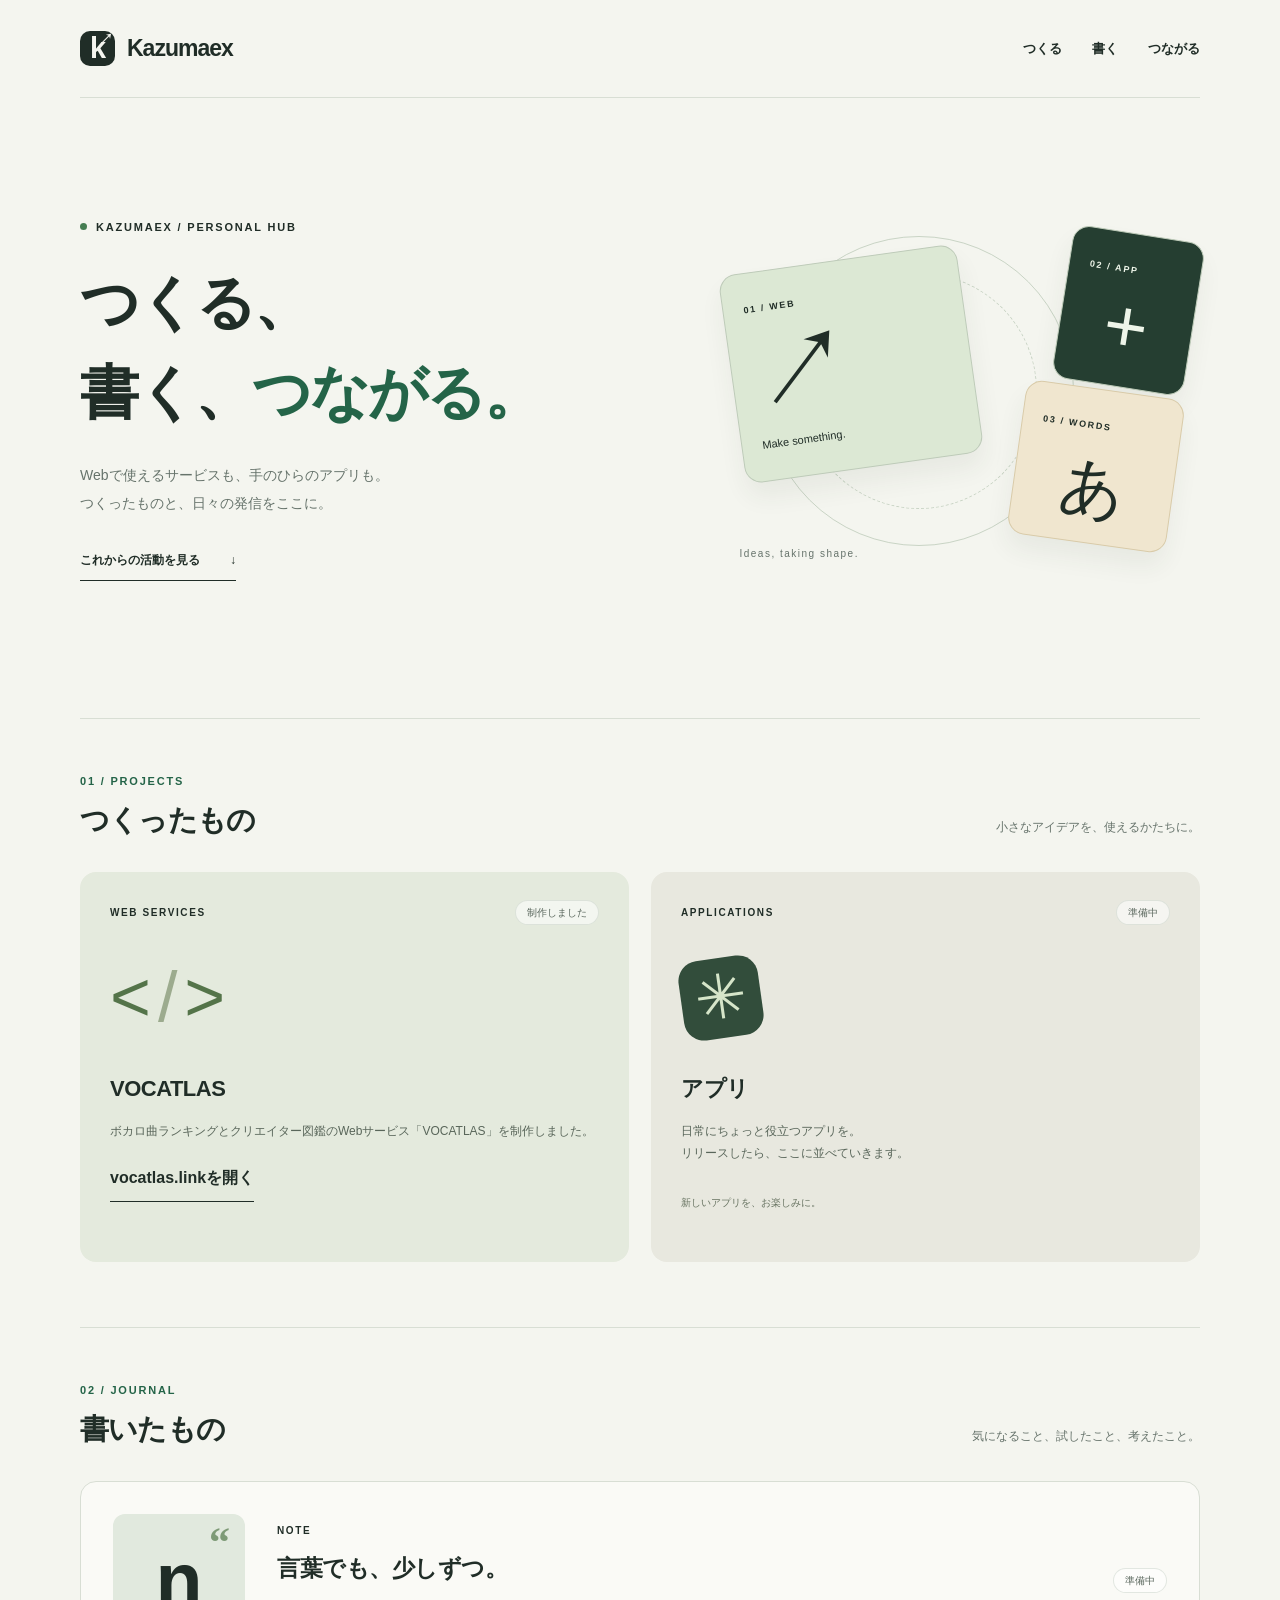
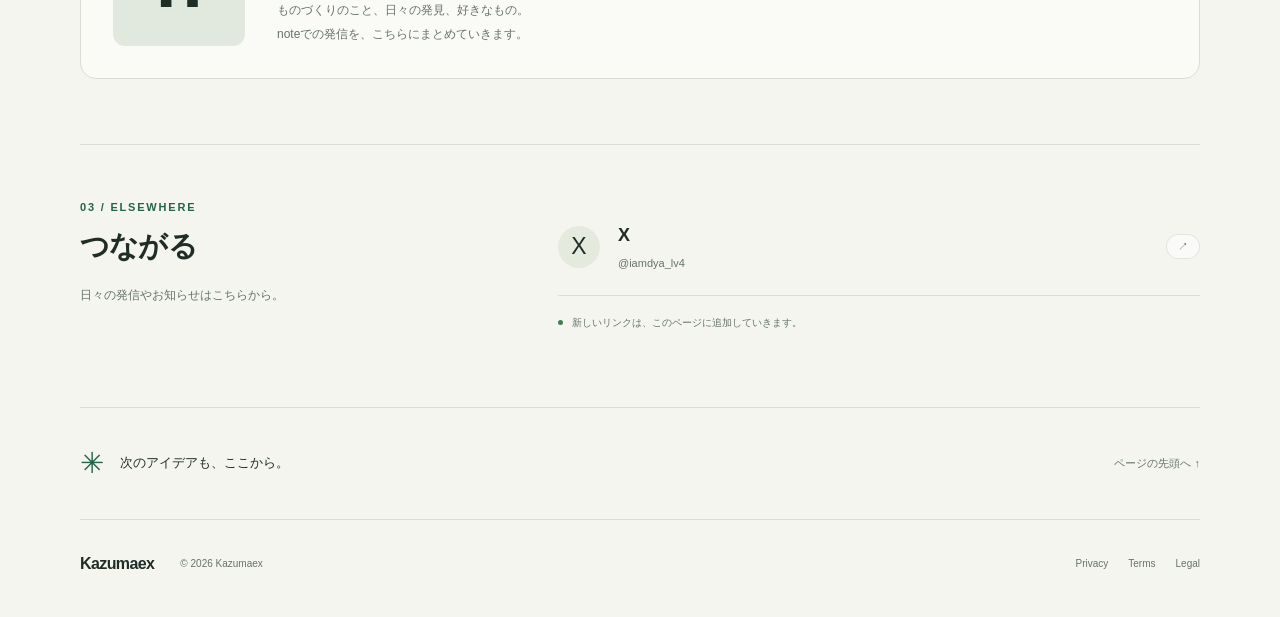
<file: index.html>
<!doctype html>
<html lang="ja">
<head>
  <meta charset="utf-8">
  <meta name="viewport" content="width=device-width, initial-scale=1">
  <meta name="description" content="KazumaexのWebサービス、アプリ、note、SNSをまとめるホームページ。">
  <meta name="theme-color" content="#f4f5ef">
  <title>Kazumaex — つくる、書く、つながる。</title>
  <link rel="stylesheet" href="/hub.css">
</head>
<body>
  <a class="skip" href="#main">本文へ移動</a>
  <header class="header wrap">
    <a class="brand" href="/" aria-label="Kazumaex ホーム"><span class="brand-mark" aria-hidden="true">k<span>↗</span></span>Kazumaex</a>
    <nav aria-label="メインナビゲーション"><a href="#projects">つくる</a><a href="#notes">書く</a><a href="#social">つながる</a></nav>
  </header>
  <main id="main" class="wrap">
    <section class="hero" aria-labelledby="title">
      <div class="hero-copy"><p class="eyebrow"><span class="dot"></span> KAZUMAEX / PERSONAL HUB</p>
      <h1 id="title">つくる、<br>書く、<span class="soft">つながる。</span></h1>
      <p class="intro">Webで使えるサービスも、手のひらのアプリも。<br class="desktop-break">つくったものと、日々の発信をここに。</p>
      <a class="explore" href="#projects">これからの活動を見る <span aria-hidden="true">↓</span></a></div>
      <div class="art" aria-hidden="true"><div class="orbit"></div><div class="tile tile-web"><span>01 / WEB</span><b>↗</b><i>Make something.</i></div><div class="tile tile-app"><span>02 / APP</span><b>+</b></div><div class="tile tile-note"><span>03 / WORDS</span><b>あ</b></div><div class="art-label">Ideas, taking shape.</div></div>
    </section>
    <section id="projects" class="section">
      <div class="section-head"><div><p class="eyebrow">01 / PROJECTS</p><h2>つくったもの</h2></div><p>小さなアイデアを、使えるかたちに。</p></div>
      <div class="project-grid">
        <article class="project-card web"><div class="card-top"><span class="category">WEB SERVICES</span><span class="status">制作しました</span></div><div class="project-symbol" aria-hidden="true"><span>&lt;</span><span>/</span><span>&gt;</span></div><div class="card-bottom"><h3>VOCATLAS</h3><p>ボカロ曲ランキングとクリエイター図鑑のWebサービス「VOCATLAS」を制作しました。</p><a class="explore" href="https://vocatlas.link/" style="font-size:16px">vocatlas.linkを開く</a></div></article>
        <article class="project-card app"><div class="card-top"><span class="category">APPLICATIONS</span><span class="status">準備中</span></div><div class="app-symbol" aria-hidden="true"><span>✳</span></div><div class="card-bottom"><h3>アプリ</h3><p>日常にちょっと役立つアプリを。<br class="desktop-break">リリースしたら、ここに並べていきます。</p><span class="coming">新しいアプリを、お楽しみに。</span></div></article>
      </div>
    </section>
    <section id="notes" class="section notes">
      <div class="section-head"><div><p class="eyebrow">02 / JOURNAL</p><h2>書いたもの</h2></div><p>気になること、試したこと、考えたこと。</p></div>
      <article class="note-card"><div class="note-icon" aria-hidden="true">n<span>“</span></div><div class="note-copy"><span class="category">NOTE</span><h3>言葉でも、少しずつ。</h3><p>ものづくりのこと、日々の発見、好きなもの。<br>noteでの発信を、こちらにまとめていきます。</p></div><span class="status">準備中</span></article>
    </section>
    <section id="social" class="section social">
      <div><p class="eyebrow">03 / ELSEWHERE</p><h2>つながる</h2><p class="social-intro">日々の発信やお知らせはこちらから。</p></div>
      <div class="social-list">
        <a class="social-row" href="https://x.com/iamdya_lv4"><span class="social-icon" aria-hidden="true">X</span><div><h3>X</h3><p>@iamdya_lv4</p></div><span class="status" aria-hidden="true">↗</span></a>
        <div class="social-footnote"><span class="dot"></span> 新しいリンクは、このページに追加していきます。</div>
      </div>
    </section>
    <aside class="closing"><span aria-hidden="true">✳</span><p>次のアイデアも、ここから。</p><a href="#title">ページの先頭へ ↑</a></aside>
  </main>
  <footer class="footer wrap"><a class="footer-brand" href="/">Kazumaex</a><p>© 2026 Kazumaex</p><nav aria-label="ポリシー"><a href="/privacy/">Privacy</a><a href="/terms/">Terms</a><a href="/legal/">Legal</a></nav></footer>
</body>
</html>
</file>
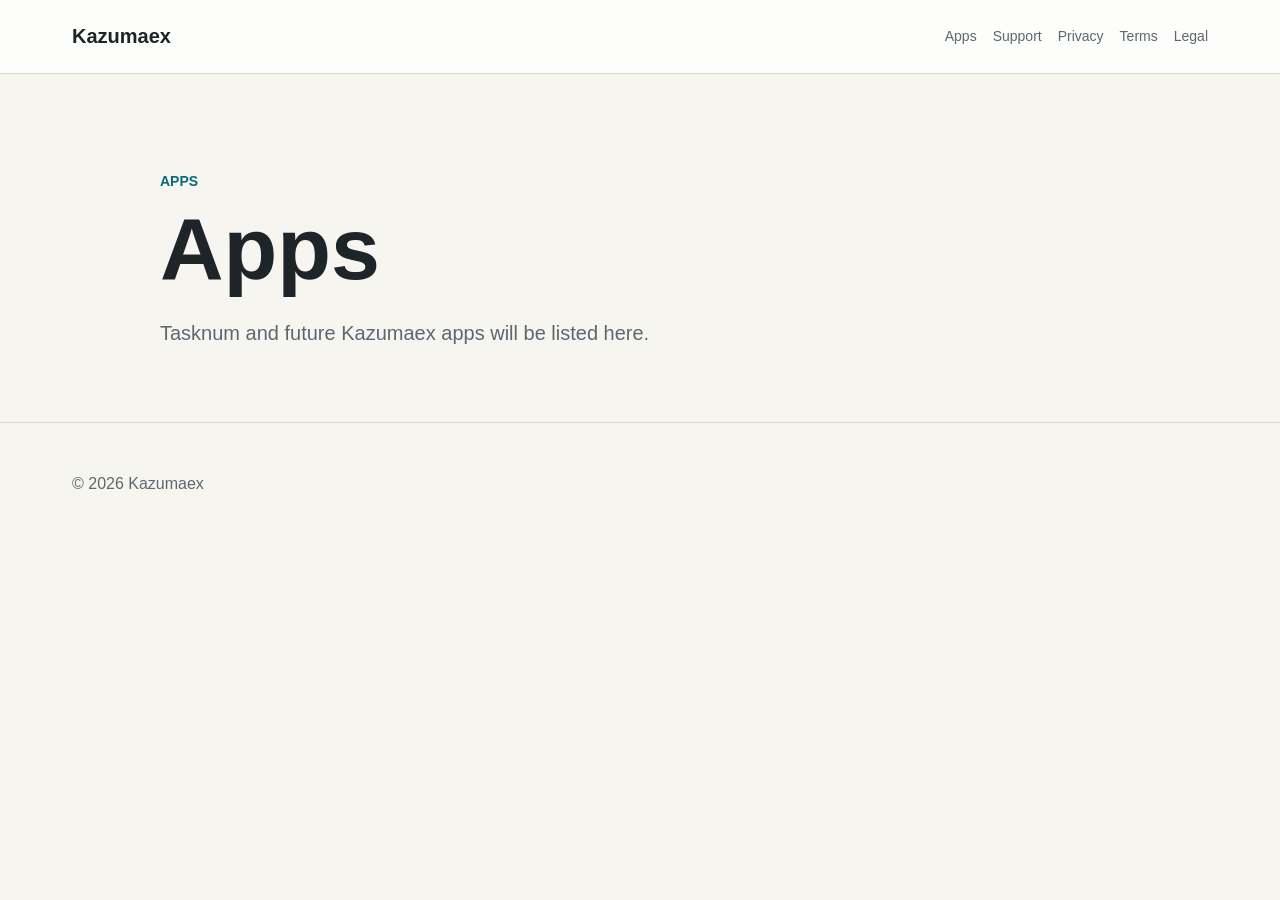
<file: apps/index.html>
<!doctype html>
<html lang="ja">
<head>
  <meta charset="utf-8">
  <meta name="viewport" content="width=device-width, initial-scale=1">
  <title>Apps | Kazumaex</title>
  <link rel="stylesheet" href="/styles.css">
</head>
<body>
  <header class="site-header">
    <a class="brand" href="/">Kazumaex</a>
    <nav aria-label="Main navigation">
      <a href="/apps/">Apps</a>
      <a href="/support/">Support</a>
      <a href="/privacy/">Privacy</a>
      <a href="/terms/">Terms</a>
      <a href="/legal/">Legal</a>
    </nav>
  </header>
  <main>
    <section class="hero">
      <p class="eyebrow">Apps</p>
      <h1>Apps</h1>
      <p class="lead">Tasknum and future Kazumaex apps will be listed here.</p>
    </section>
  </main>
  <footer><p>&copy; 2026 Kazumaex</p></footer>
</body>
</html>
</file>
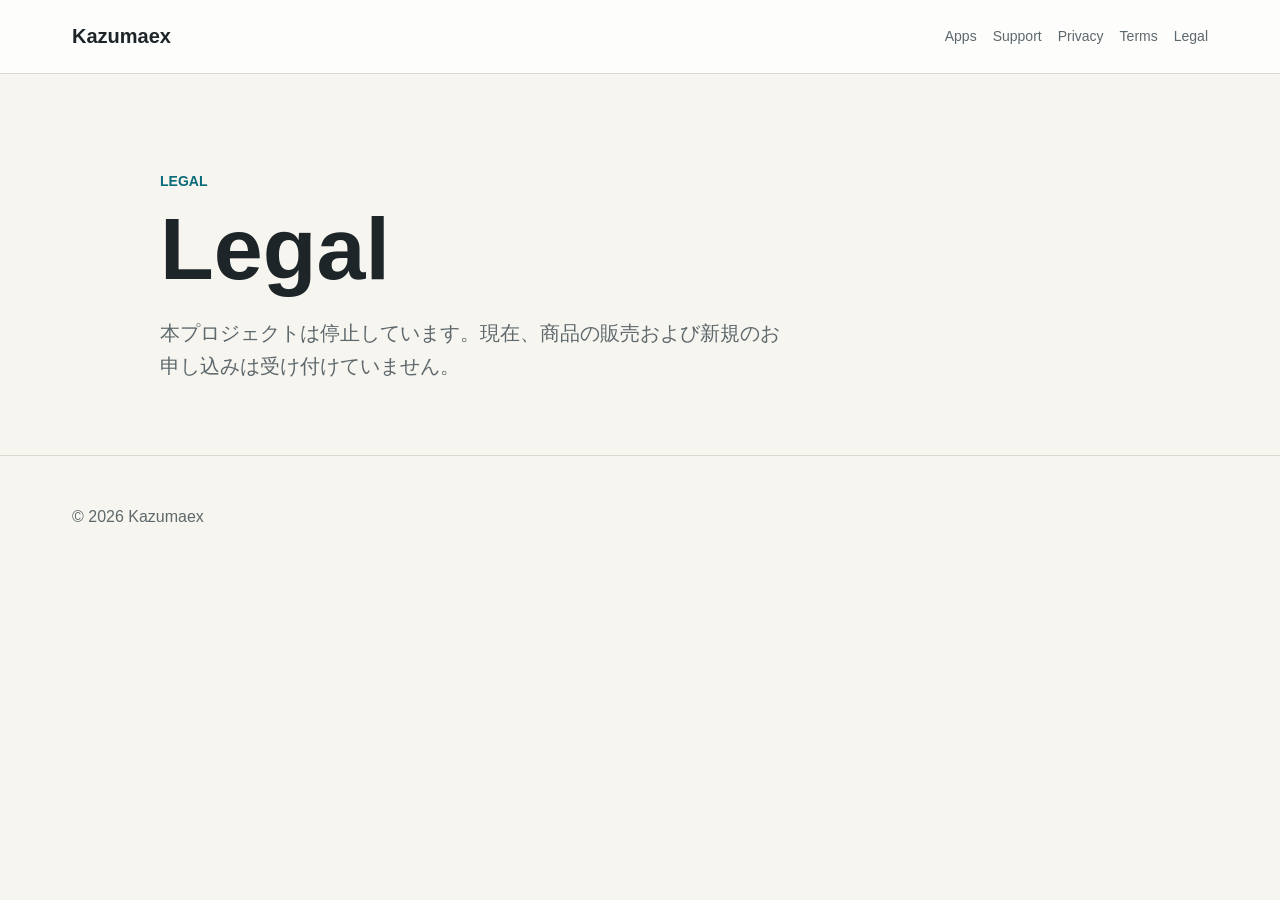
<file: legal/index.html>
<!doctype html>
<html lang="ja">
<head>
  <meta charset="utf-8">
  <meta name="viewport" content="width=device-width, initial-scale=1">
  <title>Legal | Kazumaex</title>
  <link rel="stylesheet" href="/styles.css">
</head>
<body>
  <header class="site-header">
    <a class="brand" href="/">Kazumaex</a>
    <nav aria-label="Main navigation">
      <a href="/apps/">Apps</a>
      <a href="/support/">Support</a>
      <a href="/privacy/">Privacy</a>
      <a href="/terms/">Terms</a>
      <a href="/legal/">Legal</a>
    </nav>
  </header>
  <main>
    <section class="hero">
      <p class="eyebrow">Legal</p>
      <h1>Legal</h1>
      <p class="lead">本プロジェクトは停止しています。現在、商品の販売および新規のお申し込みは受け付けていません。</p>
    </section>
  </main>
  <footer><p>&copy; 2026 Kazumaex</p></footer>
</body>
</html>
</file>
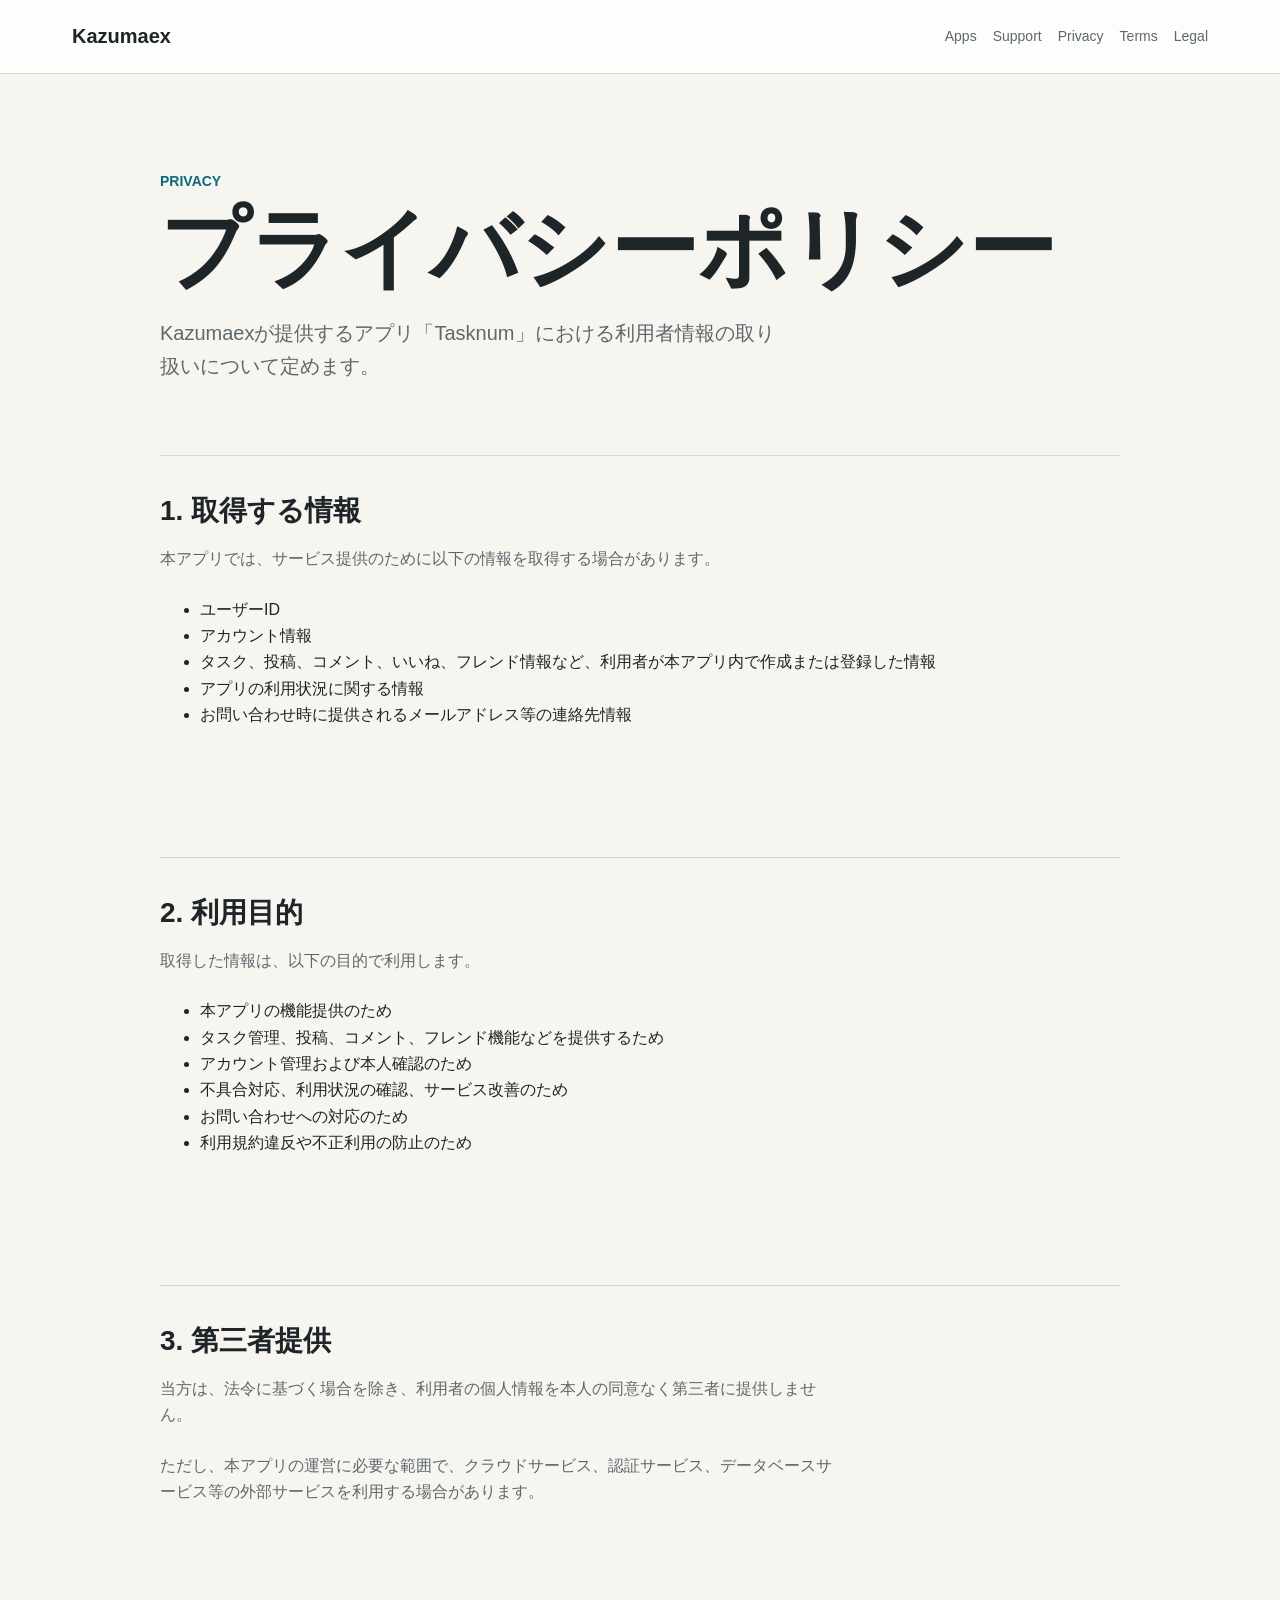
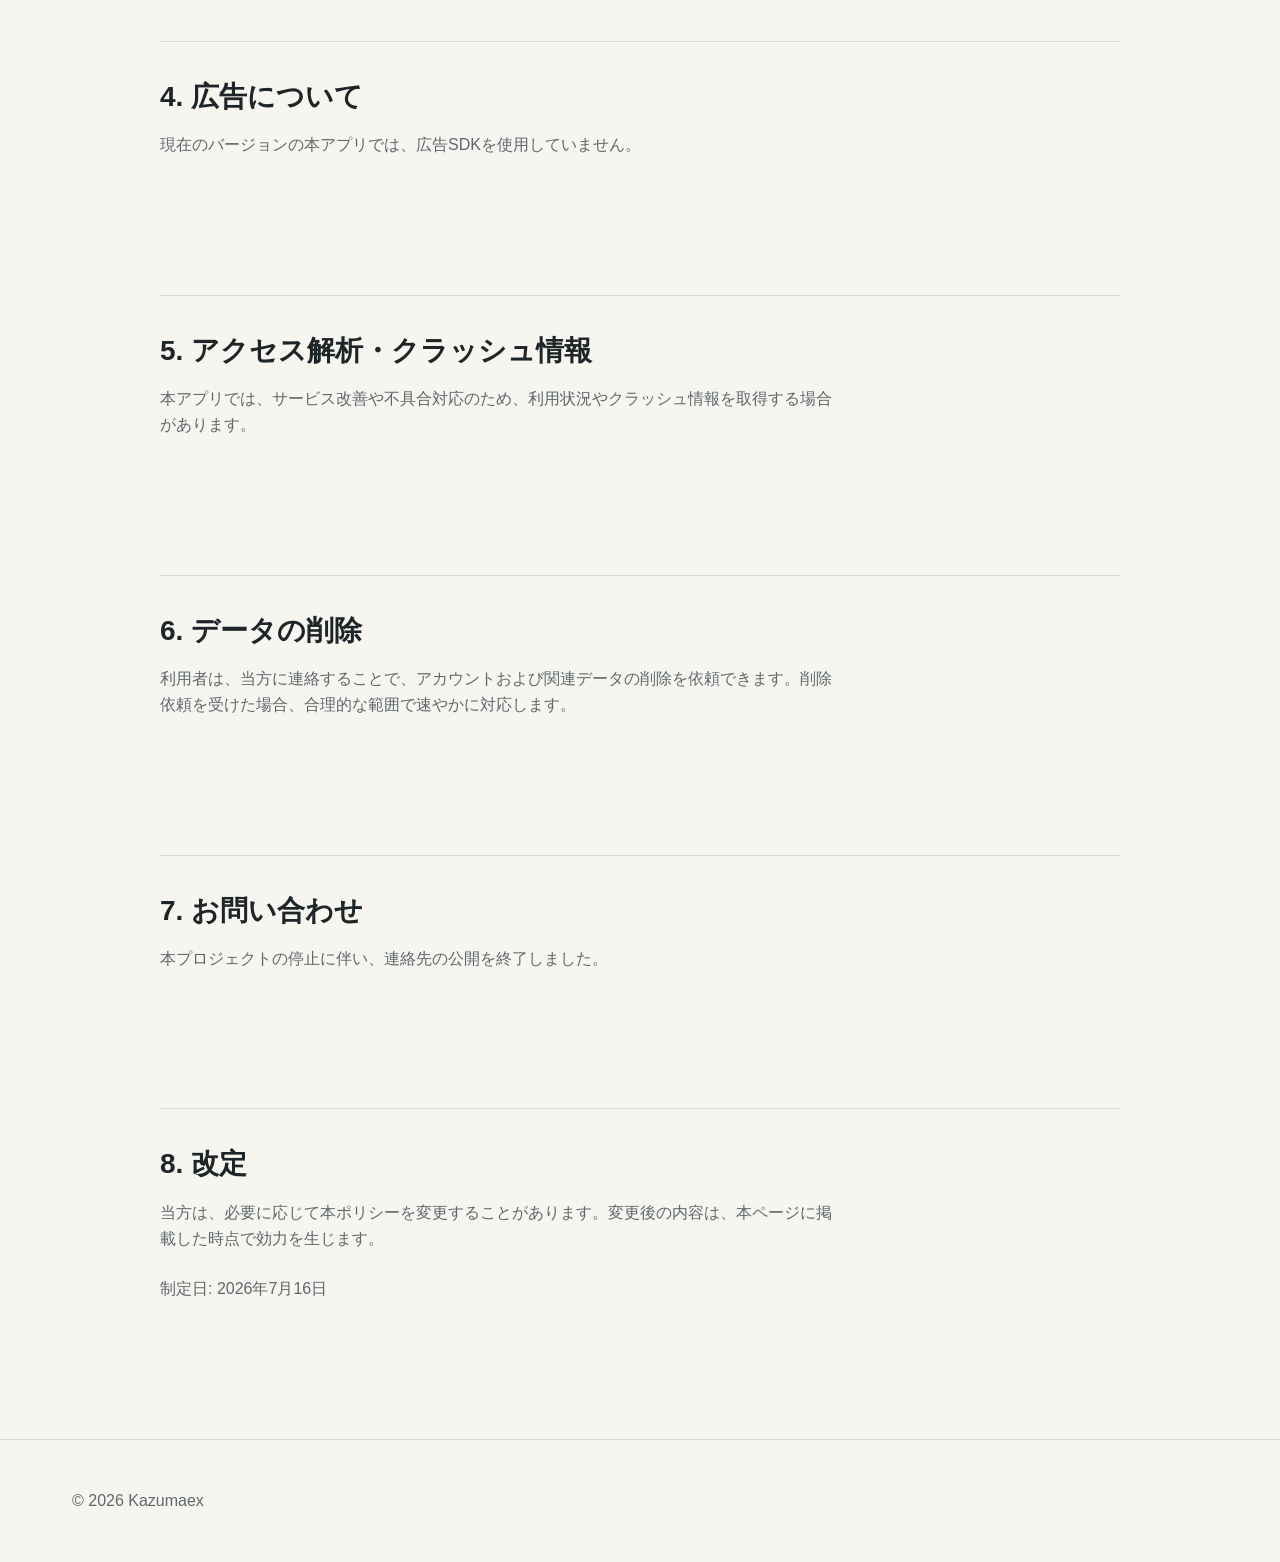
<file: privacy/index.html>
<!doctype html>
<html lang="ja">
<head>
  <meta charset="utf-8">
  <meta name="viewport" content="width=device-width, initial-scale=1">
  <title>Privacy Policy | Kazumaex</title>
  <link rel="stylesheet" href="/styles.css">
</head>
<body>
  <header class="site-header">
    <a class="brand" href="/">Kazumaex</a>
    <nav aria-label="Main navigation">
      <a href="/apps/">Apps</a>
      <a href="/support/">Support</a>
      <a href="/privacy/">Privacy</a>
      <a href="/terms/">Terms</a>
      <a href="/legal/">Legal</a>
    </nav>
  </header>
  <main>
    <section class="hero">
      <p class="eyebrow">Privacy</p>
      <h1>プライバシーポリシー</h1>
      <p class="lead">Kazumaexが提供するアプリ「Tasknum」における利用者情報の取り扱いについて定めます。</p>
    </section>

    <section class="section">
      <h2>1. 取得する情報</h2>
      <p>本アプリでは、サービス提供のために以下の情報を取得する場合があります。</p>
      <ul>
        <li>ユーザーID</li>
        <li>アカウント情報</li>
        <li>タスク、投稿、コメント、いいね、フレンド情報など、利用者が本アプリ内で作成または登録した情報</li>
        <li>アプリの利用状況に関する情報</li>
        <li>お問い合わせ時に提供されるメールアドレス等の連絡先情報</li>
      </ul>
    </section>

    <section class="section">
      <h2>2. 利用目的</h2>
      <p>取得した情報は、以下の目的で利用します。</p>
      <ul>
        <li>本アプリの機能提供のため</li>
        <li>タスク管理、投稿、コメント、フレンド機能などを提供するため</li>
        <li>アカウント管理および本人確認のため</li>
        <li>不具合対応、利用状況の確認、サービス改善のため</li>
        <li>お問い合わせへの対応のため</li>
        <li>利用規約違反や不正利用の防止のため</li>
      </ul>
    </section>

    <section class="section">
      <h2>3. 第三者提供</h2>
      <p>当方は、法令に基づく場合を除き、利用者の個人情報を本人の同意なく第三者に提供しません。</p>
      <p>ただし、本アプリの運営に必要な範囲で、クラウドサービス、認証サービス、データベースサービス等の外部サービスを利用する場合があります。</p>
    </section>

    <section class="section">
      <h2>4. 広告について</h2>
      <p>現在のバージョンの本アプリでは、広告SDKを使用していません。</p>
    </section>

    <section class="section">
      <h2>5. アクセス解析・クラッシュ情報</h2>
      <p>本アプリでは、サービス改善や不具合対応のため、利用状況やクラッシュ情報を取得する場合があります。</p>
    </section>

    <section class="section">
      <h2>6. データの削除</h2>
      <p>利用者は、当方に連絡することで、アカウントおよび関連データの削除を依頼できます。削除依頼を受けた場合、合理的な範囲で速やかに対応します。</p>
    </section>

    <section class="section">
      <h2>7. お問い合わせ</h2>
      <p>本プロジェクトの停止に伴い、連絡先の公開を終了しました。</p>
    </section>

    <section class="section">
      <h2>8. 改定</h2>
      <p>当方は、必要に応じて本ポリシーを変更することがあります。変更後の内容は、本ページに掲載した時点で効力を生じます。</p>
      <p>制定日: 2026年7月16日</p>
    </section>
  </main>
  <footer><p>&copy; 2026 Kazumaex</p></footer>
</body>
</html>
</file>
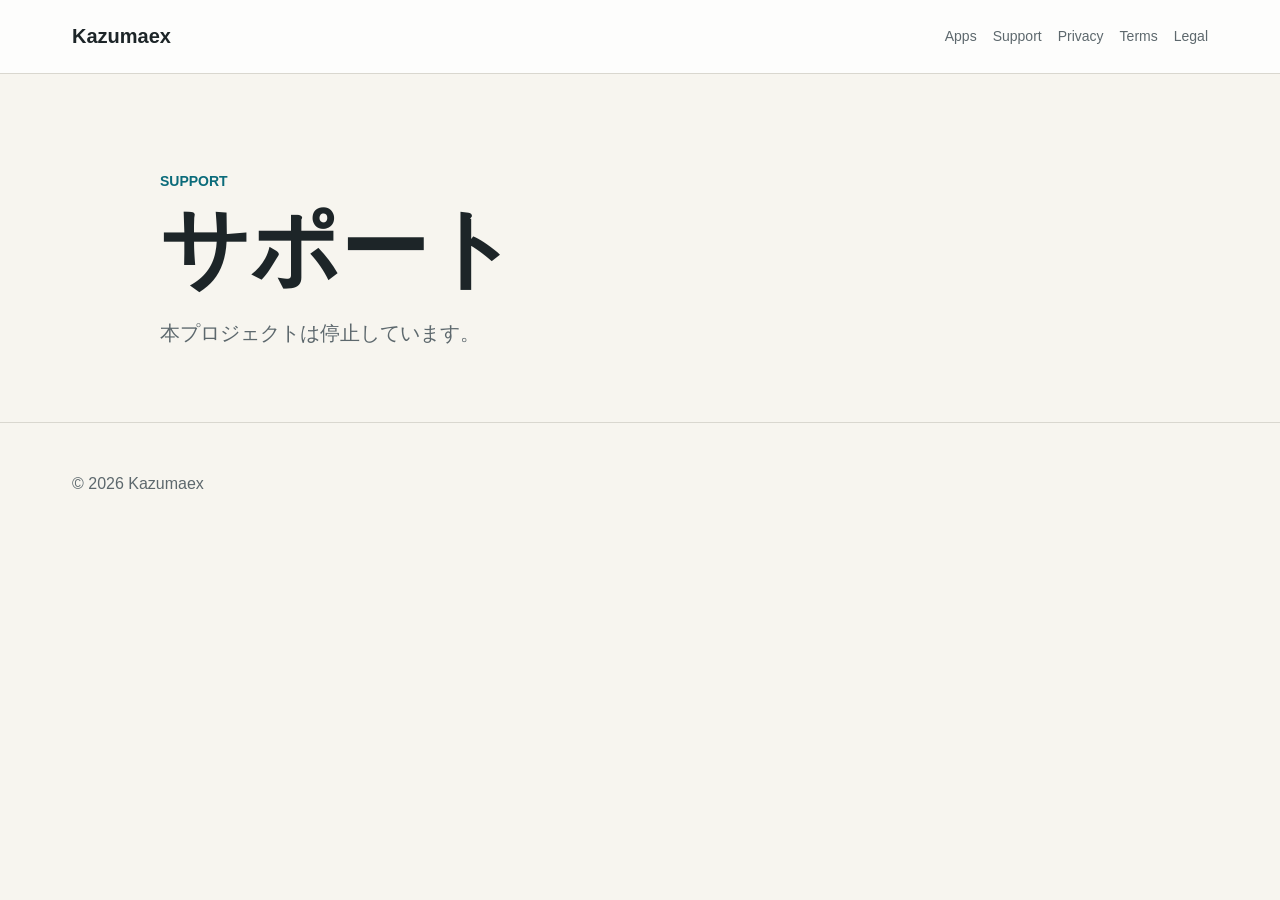
<file: support/index.html>
<!doctype html>
<html lang="ja">
<head>
  <meta charset="utf-8">
  <meta name="viewport" content="width=device-width, initial-scale=1">
  <title>Support | Kazumaex</title>
  <link rel="stylesheet" href="/styles.css">
</head>
<body>
  <header class="site-header">
    <a class="brand" href="/">Kazumaex</a>
    <nav aria-label="Main navigation">
      <a href="/apps/">Apps</a>
      <a href="/support/">Support</a>
      <a href="/privacy/">Privacy</a>
      <a href="/terms/">Terms</a>
      <a href="/legal/">Legal</a>
    </nav>
  </header>
  <main>
    <section class="hero">
      <p class="eyebrow">Support</p>
      <h1>サポート</h1>
      <p class="lead">本プロジェクトは停止しています。</p>
    </section>
  </main>
  <footer><p>&copy; 2026 Kazumaex</p></footer>
</body>
</html>
</file>
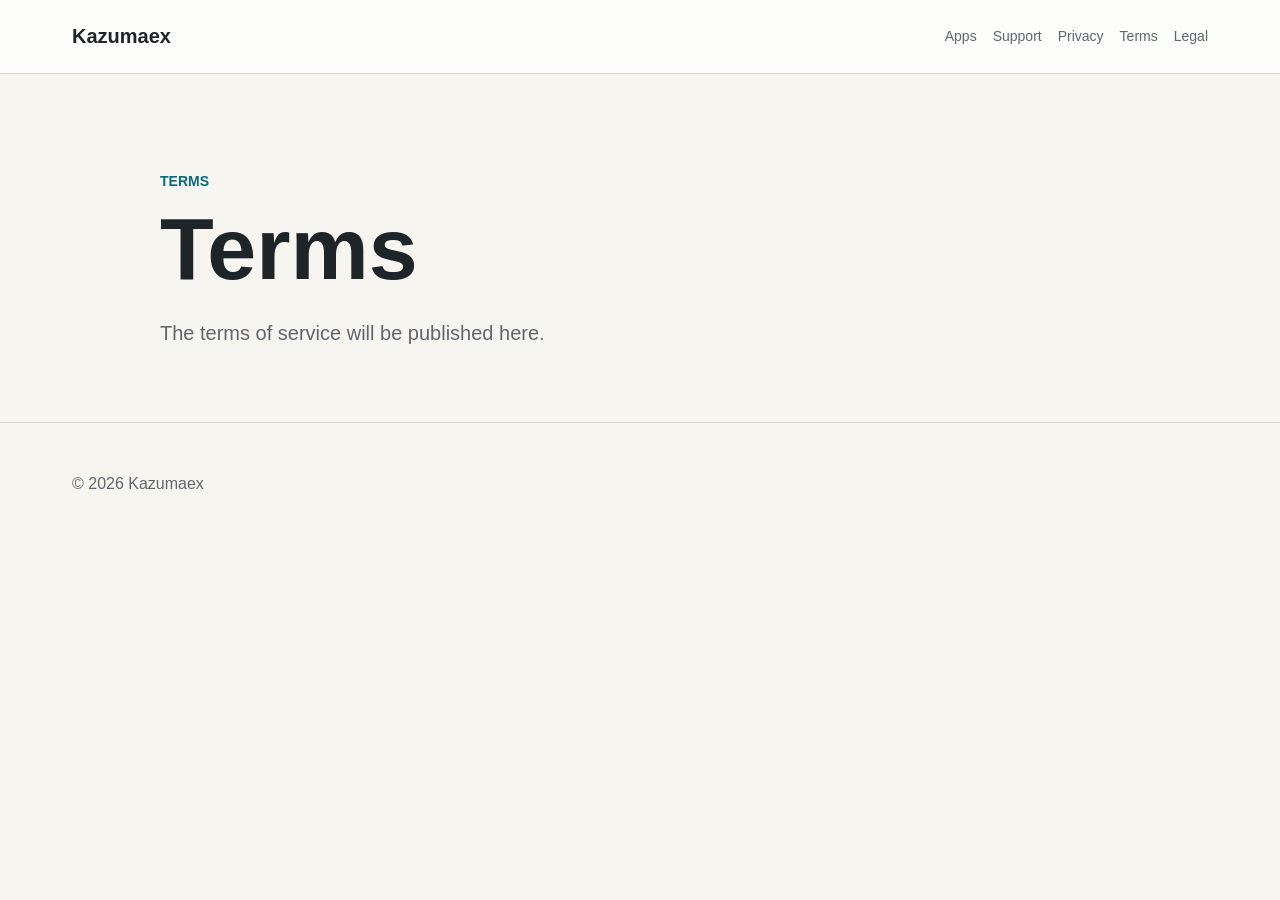
<file: terms/index.html>
<!doctype html>
<html lang="ja">
<head>
  <meta charset="utf-8">
  <meta name="viewport" content="width=device-width, initial-scale=1">
  <title>Terms | Kazumaex</title>
  <link rel="stylesheet" href="/styles.css">
</head>
<body>
  <header class="site-header">
    <a class="brand" href="/">Kazumaex</a>
    <nav aria-label="Main navigation">
      <a href="/apps/">Apps</a>
      <a href="/support/">Support</a>
      <a href="/privacy/">Privacy</a>
      <a href="/terms/">Terms</a>
      <a href="/legal/">Legal</a>
    </nav>
  </header>
  <main>
    <section class="hero">
      <p class="eyebrow">Terms</p>
      <h1>Terms</h1>
      <p class="lead">The terms of service will be published here.</p>
    </section>
  </main>
  <footer><p>&copy; 2026 Kazumaex</p></footer>
</body>
</html>
</file>
<file: hub.css>
:root{color-scheme:light;--bg:#f4f5ef;--ink:#202d27;--muted:#66736b;--line:#d8ded4;--green:#246448}*{box-sizing:border-box}html{scroll-behavior:smooth;scroll-padding-top:28px}body{margin:0;background:var(--bg);color:var(--ink);font-family:-apple-system,BlinkMacSystemFont,"Hiragino Kaku Gothic ProN","Yu Gothic",sans-serif;line-height:1.7}a{color:inherit;text-decoration:none}a:focus-visible{outline:3px solid #246448;outline-offset:6px}a:hover{color:var(--green)}.wrap{width:min(1120px,calc(100% - 96px));margin:auto}.header{display:flex;align-items:center;justify-content:space-between;padding:29px 0;border-bottom:1px solid var(--line)}.brand{display:flex;align-items:center;gap:12px;font-size:23px;font-weight:750;letter-spacing:-1px}.brand-mark{position:relative;display:grid;place-items:center;width:35px;height:35px;background:var(--ink);color:var(--bg);border-radius:10px;font-size:29px;line-height:1}.brand-mark span{position:absolute;right:3px;top:1px;font-size:14px}.header nav{display:flex;gap:30px;font-size:13px;font-weight:600}.skip{position:absolute;left:16px;top:-100px;background:white;padding:10px;z-index:10}.skip:focus{top:12px}.hero{display:grid;grid-template-columns:1.25fr 1fr;align-items:center;min-height:620px;gap:32px;padding:70px 0 88px}.eyebrow{display:flex;align-items:center;gap:9px;margin:0 0 22px;font-size:11px;font-weight:700;letter-spacing:1.8px}.dot{display:inline-block;width:7px;height:7px;background:#457d52;border-radius:50%;flex-shrink:0}h1{margin:0;font-size:clamp(40px,4.6vw,60px);font-weight:750;letter-spacing:-2px;line-height:1.52}.soft{color:var(--green)}.intro{margin:24px 0 28px;color:var(--muted);font-size:14px;line-height:2}.explore{display:inline-flex;align-items:center;gap:30px;font-size:12px;font-weight:650;border-bottom:1px solid var(--ink);padding-bottom:9px}.art{height:340px;position:relative}.orbit{position:absolute;width:310px;height:310px;left:48px;top:7px;border:1px solid #c9d4c5;border-radius:50%}.orbit:after{content:"";position:absolute;inset:36px;border:1px dashed #c9d4c5;border-radius:50%}.tile{position:absolute;border:1px solid #becbb9;border-radius:17px;box-shadow:0 15px 25px #293d2910;padding:20px}.tile>span{font-size:9px;font-weight:700;letter-spacing:1.7px}.tile-web{left:15px;top:30px;width:240px;height:210px;background:#dce8d4;transform:rotate(-8deg);z-index:2}.tile-web b{display:block;font-size:100px;font-weight:400;line-height:1.1}.tile-web i{font-size:11px;font-style:normal}.tile-app{right:5px;top:4px;width:133px;height:155px;background:#253e31;color:#eef5e9;transform:rotate(9deg);z-index:3}.tile-app b{display:block;font-size:75px;font-weight:300;line-height:1.2;text-align:center}.tile-note{right:24px;bottom:25px;width:160px;height:155px;background:#f0e6cf;transform:rotate(8deg);z-index:4;border-color:#d9cba9}.tile-note b{display:block;font-size:64px;font-weight:500;text-align:center;line-height:1.6}.art-label{position:absolute;left:23px;bottom:7px;font-size:10px;letter-spacing:1.5px;color:var(--muted)}.section{padding:53px 0 65px;border-top:1px solid var(--line);scroll-margin-top:20px}.section-head{display:flex;justify-content:space-between;align-items:end;gap:24px;margin-bottom:30px}.section .eyebrow{margin-bottom:8px;color:var(--green)}h2{font-size:29px;letter-spacing:-.8px;line-height:1.5;margin:0}h3{margin:0;font-size:22px;letter-spacing:-.5px}.section-head>p{font-size:12px;color:var(--muted);margin:0 0 5px}.project-grid{display:grid;grid-template-columns:1fr 1fr;gap:22px}.project-card{border-radius:16px;padding:28px 30px 30px;min-height:390px;display:flex;flex-direction:column}.web{background:#e4eadd}.app{background:#e8e8df}.card-top{display:flex;align-items:center;justify-content:space-between}.category{font-size:10px;letter-spacing:1.6px;font-weight:700}.status{display:inline-block;background:#ffffff8c;border:1px solid #bac6b866;color:#5a675d;font-size:10px;padding:3px 11px;border-radius:99px;white-space:nowrap}.project-symbol{display:flex;align-items:center;gap:12px;height:145px;color:#547449;font-size:70px;font-weight:300;letter-spacing:-5px}.project-symbol span:nth-child(2){color:#9cab8e}.app-symbol{height:145px;display:flex;align-items:center}.app-symbol span{display:grid;place-items:center;background:#324d3b;color:#d6e5c9;font-size:62px;line-height:1;width:80px;height:80px;border-radius:20px;transform:rotate(-8deg)}.card-bottom p{font-size:12px;color:#59665a;line-height:1.9;margin:12px 0 22px}.coming{font-size:10px;color:#667260}.note-card{display:flex;align-items:center;gap:32px;background:#fafaf6;border:1px solid var(--line);padding:32px;border-radius:16px}.note-icon{flex-shrink:0;position:relative;display:grid;place-items:center;width:132px;height:132px;border-radius:12px;background:#e1e9de;font-size:77px;font-weight:800;line-height:1}.note-icon>span{position:absolute;right:15px;top:7px;font-family:Georgia,serif;font-size:42px;color:#7d9a76}.note-copy{flex:1}.note-copy h3{margin:7px 0 10px;font-size:23px}.note-copy p{font-size:12px;color:var(--muted);margin:0;line-height:2}.social{display:grid;grid-template-columns:.8fr 1.2fr;gap:50px;padding-bottom:76px}.social-intro{font-size:12px;color:var(--muted);margin:16px 0}.social-row{display:flex;gap:18px;align-items:center;padding:22px 0;border-bottom:1px solid var(--line)}.social-icon{display:grid;place-items:center;width:42px;height:42px;background:#e4eadd;border-radius:50%;font-size:23px;flex-shrink:0}.social-row h3{font-size:18px}.social-row p{font-size:11px;color:var(--muted);margin:3px 0 0}.social-row .status{margin-left:auto}.social-footnote{display:flex;align-items:center;gap:9px;font-size:10px;color:var(--muted);margin-top:18px}.social-footnote .dot{width:5px;height:5px}.closing{display:flex;align-items:center;gap:16px;border-top:1px solid var(--line);padding:31px 0}.closing>span{font-size:29px;color:var(--green)}.closing p{font-size:13px}.closing a{margin-left:auto;font-size:11px;color:var(--muted)}.footer{display:flex;align-items:center;gap:26px;padding:25px 0 35px;border-top:1px solid var(--line)}.footer-brand{font-weight:750;font-size:16px;letter-spacing:-.6px}.footer p{color:var(--muted);font-size:10px}.footer nav{margin-left:auto;display:flex;gap:20px;font-size:10px;color:var(--muted)}@media(min-width:1600px){.hero{min-height:690px}}@media(max-width:850px){.wrap{width:calc(100% - 48px)}.hero{grid-template-columns:1.2fr .8fr;gap:0;min-height:550px}.art{transform:scale(.76);transform-origin:center;width:340px;margin-left:-40px}h1{font-size:43px}.project-card{padding:24px}.section-head{align-items:start;flex-direction:column;gap:10px}.social{gap:26px}.note-card{gap:24px}.note-icon{width:105px;height:115px}}@media(max-width:600px){html{scroll-padding-top:10px}.wrap{width:calc(100% - 40px)}.header{padding:22px 0}.brand{font-size:20px}.brand-mark{width:30px;height:30px;font-size:25px}.header nav{gap:14px;font-size:10px}.hero{display:flex;flex-direction:column;align-items:stretch;padding:52px 0 40px;gap:28px}.hero .eyebrow{font-size:9px;letter-spacing:1.3px;margin-bottom:23px}h1{font-size:clamp(34px,9vw,48px);letter-spacing:-1.5px}.intro{font-size:12px;margin:22px 0}.art{height:270px;width:340px;max-width:100%;transform:scale(.86);transform-origin:top center;margin:4px auto -28px}.orbit{width:255px;height:255px;left:35px}.tile-web{width:202px;height:180px;left:9px}.tile-web b{font-size:79px}.tile-app{width:112px;height:135px;right:0}.tile-app b{font-size:61px}.tile-note{width:128px;height:130px;right:8px;bottom:0}.tile-note b{font-size:50px}.art-label{bottom:-5px;left:12px;font-size:9px}.section{padding:36px 0 42px}.section-head{margin-bottom:24px}.section-head>p{font-size:11px}h2{font-size:25px}.eyebrow{font-size:9px}.project-grid{grid-template-columns:1fr;gap:16px}.project-card{min-height:345px;padding:24px}.project-symbol,.app-symbol{height:126px}.card-bottom h3{font-size:21px}.note-card{padding:24px;gap:20px;flex-wrap:wrap}.note-icon{width:70px;height:78px;font-size:48px}.note-icon>span{font-size:28px;right:7px;top:0}.note-copy{flex-basis:calc(100% - 90px)}.note-copy h3{font-size:17px}.note-copy p{font-size:11px}.note-card>.status{margin-left:90px}.social{grid-template-columns:1fr;gap:8px}.social-row{gap:12px}.social-row p{font-size:10px}.social-row .status{padding:3px 9px}.social-footnote{font-size:9px}.closing{gap:10px;flex-wrap:wrap;padding:25px 0}.closing p{font-size:12px}.closing a{font-size:10px}.footer{gap:12px;flex-wrap:wrap;padding:22px 0}.footer nav{gap:14px}.footer-brand{font-size:15px}.desktop-break{display:none}}@media(prefers-reduced-motion:reduce){html{scroll-behavior:auto}}
</file>
<file: styles.css>
:root {
  color-scheme: light;
  --bg: #f7f5ef;
  --text: #1d2528;
  --muted: #5d686d;
  --line: #d9d7cf;
  --accent: #0b6b7a;
  --accent-dark: #084f5b;
  --surface: #ffffff;
}

* {
  box-sizing: border-box;
}

body {
  margin: 0;
  background: var(--bg);
  color: var(--text);
  font-family: Arial, "Hiragino Sans", "Yu Gothic", sans-serif;
  line-height: 1.65;
}

a {
  color: inherit;
}

.site-header {
  display: flex;
  align-items: center;
  justify-content: space-between;
  gap: 24px;
  padding: 20px min(6vw, 72px);
  border-bottom: 1px solid var(--line);
  background: rgba(255, 255, 255, 0.8);
}

.brand {
  color: var(--text);
  font-size: 20px;
  font-weight: 700;
  text-decoration: none;
}

nav {
  display: flex;
  flex-wrap: wrap;
  gap: 16px;
  color: var(--muted);
  font-size: 14px;
}

nav a {
  text-decoration: none;
}

nav a:hover {
  color: var(--text);
}

main {
  width: min(960px, calc(100% - 32px));
  margin: 0 auto;
}

.hero {
  padding: 96px 0 72px;
}

.eyebrow {
  margin: 0 0 12px;
  color: var(--accent);
  font-size: 14px;
  font-weight: 700;
  letter-spacing: 0;
  text-transform: uppercase;
}

h1 {
  margin: 0;
  font-size: clamp(44px, 8vw, 88px);
  line-height: 1;
}

.lead {
  max-width: 620px;
  margin: 24px 0 0;
  color: var(--muted);
  font-size: 20px;
}

.section {
  margin-bottom: 80px;
  padding: 32px 0;
  border-top: 1px solid var(--line);
}

h2 {
  margin: 0 0 12px;
  font-size: 28px;
}

.section p {
  max-width: 680px;
  margin: 0 0 24px;
  color: var(--muted);
}

.legal-section {
  margin-top: -24px;
}

.legal-list {
  margin: 28px 0 0;
  border-top: 1px solid var(--line);
}

.legal-list div {
  display: grid;
  grid-template-columns: minmax(180px, 240px) 1fr;
  gap: 24px;
  padding: 22px 0;
  border-bottom: 1px solid var(--line);
}

.legal-list dt {
  color: var(--text);
  font-weight: 700;
}

.legal-list dd {
  margin: 0;
  color: var(--muted);
}

.legal-list span {
  font-size: 14px;
}

.button {
  display: inline-flex;
  align-items: center;
  min-height: 44px;
  padding: 0 18px;
  border-radius: 6px;
  background: var(--accent);
  color: #ffffff;
  font-weight: 700;
  text-decoration: none;
}

.button:hover {
  background: var(--accent-dark);
}

footer {
  padding: 32px min(6vw, 72px);
  border-top: 1px solid var(--line);
  color: var(--muted);
}

@media (max-width: 700px) {
  .site-header {
    align-items: flex-start;
    flex-direction: column;
  }

  .hero {
    padding: 64px 0 56px;
  }

  .legal-list div {
    grid-template-columns: 1fr;
    gap: 8px;
  }
}
</file>
